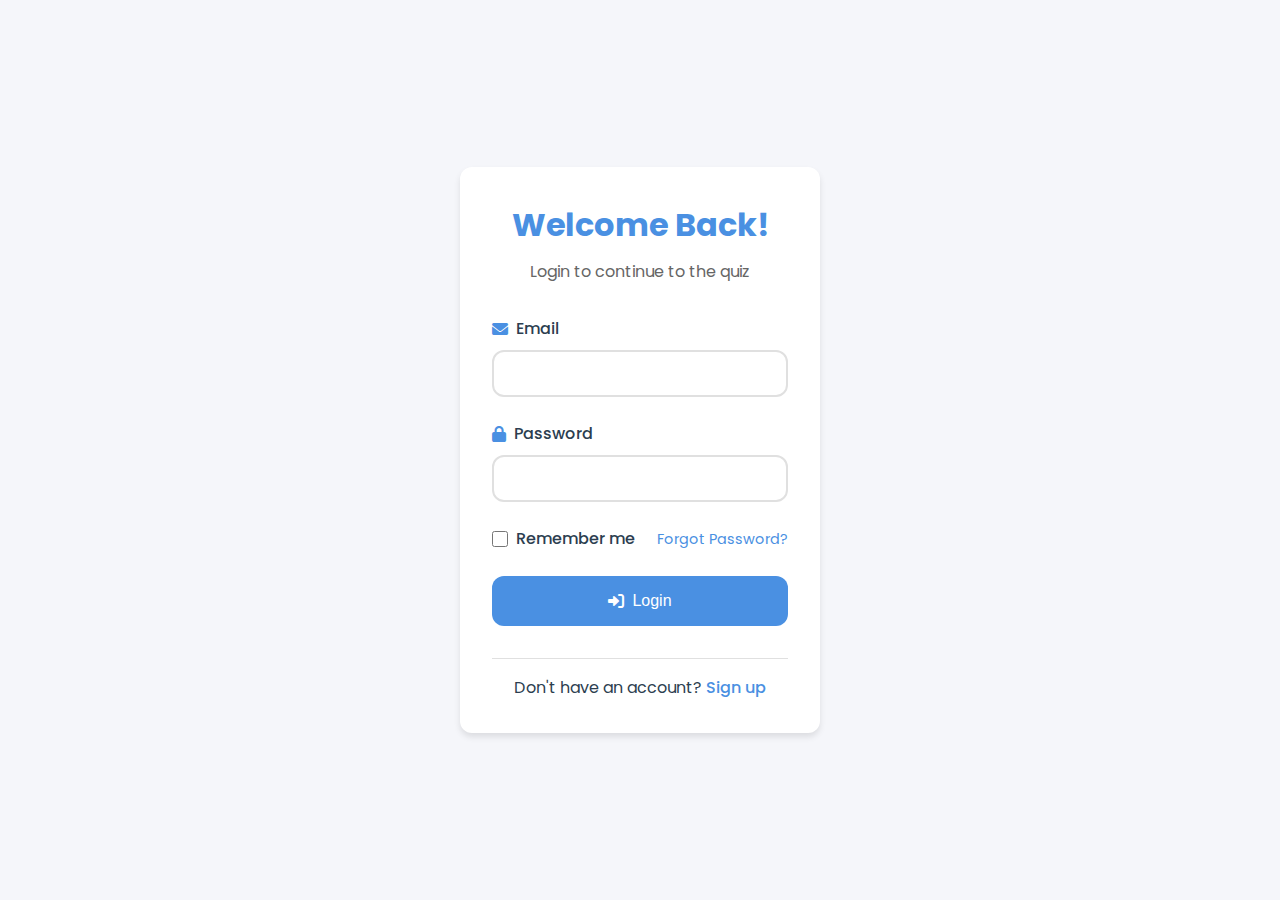
<file: Quiz_Web_App/index.html>
<!DOCTYPE html>
<html lang="en">
<head>
  <meta charset="UTF-8">
  <meta name="viewport" content="width=device-width, initial-scale=1">
  <title>Interactive Quiz</title>
  <link href="https://fonts.googleapis.com/css2?family=Poppins:wght@400;500;600&display=swap" rel="stylesheet">
  <link rel="stylesheet" href="https://cdnjs.cloudflare.com/ajax/libs/font-awesome/6.0.0/css/all.min.css">
  <link rel="stylesheet" href="style.css">
</head>
<body>
  <div class="container">
    <div class="quiz-container" id="quiz">
      <div class="quiz-header">
        <div class="user-info">
          <span id="userName">Welcome!</span>
          <button id="logoutBtn" class="btn-logout">
            <i class="fas fa-sign-out-alt"></i>
            Logout
          </button>
        </div>
        <h1>Interactive Quiz</h1>
        <div class="progress-container">
          <div class="progress-bar" id="progress-bar"></div>
        </div>
      </div>
      
      <div class="question-container">
        <h2 id="question">Question text</h2>
        <ul class="answers-list">
          <li><button class="answer-btn" data-index="0"><span class="option-marker">A</span>Answer 1</button></li>
          <li><button class="answer-btn" data-index="1"><span class="option-marker">B</span>Answer 2</button></li>
          <li><button class="answer-btn" data-index="2"><span class="option-marker">C</span>Answer 3</button></li>
          <li><button class="answer-btn" data-index="3"><span class="option-marker">D</span>Answer 4</button></li>
        </ul>
      </div>

      <div class="feedback-container">
        <p id="feedback"></p>
        <div class="score-container">
          <i class="fas fa-star"></i>
          <p id="score"></p>
        </div>
      </div>

      <div class="controls">
        <button id="next-btn" class="btn-primary">
          Next Question <i class="fas fa-arrow-right"></i>
        </button>
      </div>
    </div>
  </div>

  <script src="auth.js"></script>
  <script src="script.js"></script>
</body>
</html>
</file>
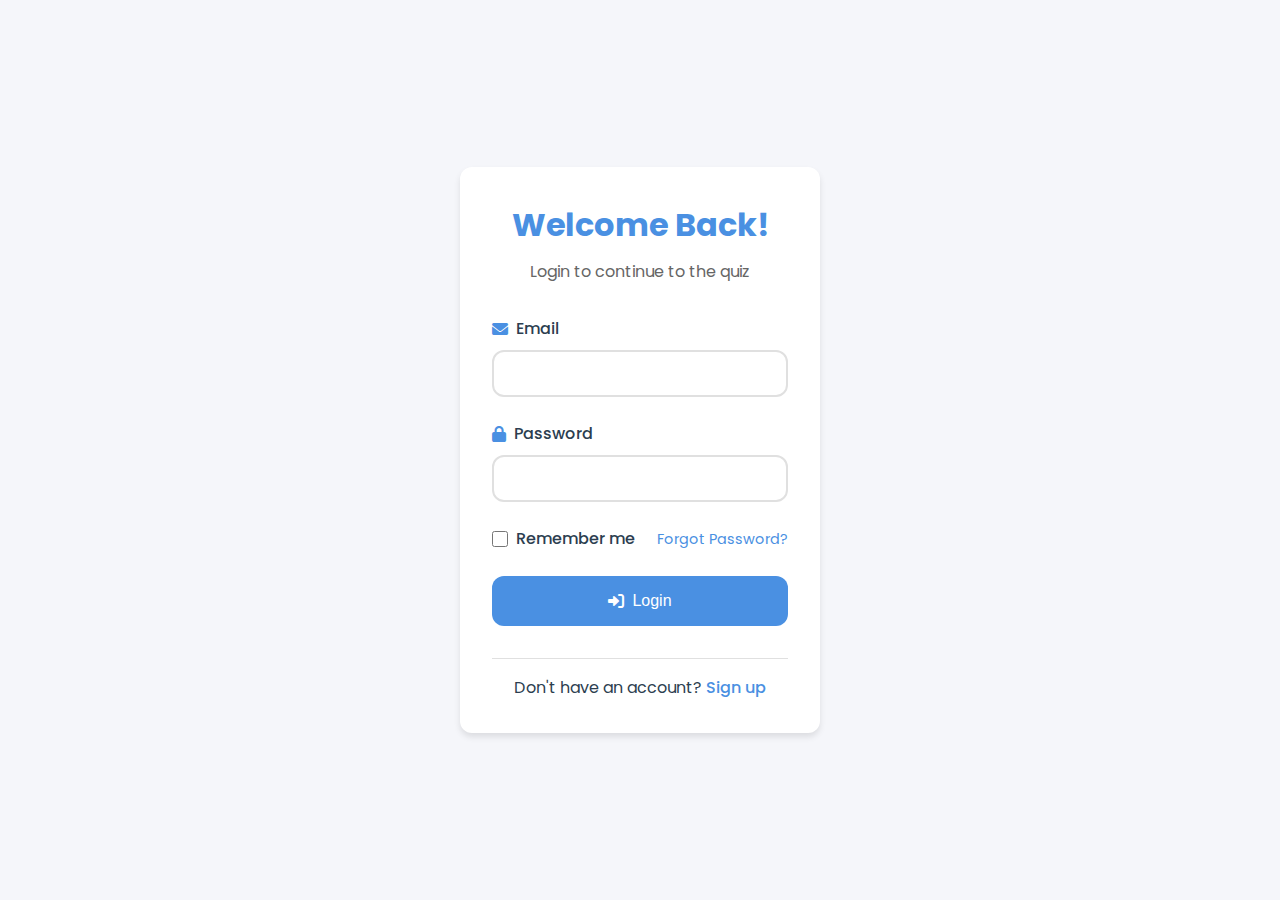
<file: Quiz_Web_App/login.html>
<!DOCTYPE html>
<html lang="en">
<head>
    <meta charset="UTF-8">
    <meta name="viewport" content="width=device-width, initial-scale=1">
    <title>Login - Interactive Quiz</title>
    <link href="https://fonts.googleapis.com/css2?family=Poppins:wght@400;500;600&display=swap" rel="stylesheet">
    <link rel="stylesheet" href="https://cdnjs.cloudflare.com/ajax/libs/font-awesome/6.0.0/css/all.min.css">
    <link rel="stylesheet" href="auth.css">
</head>
<body>
    <div class="container">
        <div class="auth-container">
            <div class="auth-header">
                <h1>Welcome Back!</h1>
                <p>Login to continue to the quiz</p>
            </div>
            
            <form id="loginForm" class="auth-form">
                <div class="form-group">
                    <label for="email">
                        <i class="fas fa-envelope"></i>
                        Email
                    </label>
                    <input type="email" id="email" name="email" required>
                </div>
                
                <div class="form-group">
                    <label for="password">
                        <i class="fas fa-lock"></i>
                        Password
                    </label>
                    <input type="password" id="password" name="password" required>
                </div>
                
                <div class="form-group remember-me">
                    <label>
                        <input type="checkbox" name="remember">
                        Remember me
                    </label>
                    <a href="#" class="forgot-password">Forgot Password?</a>
                </div>
                
                <button type="submit" class="btn-primary">
                    <i class="fas fa-sign-in-alt"></i>
                    Login
                </button>
            </form>
            
            <div class="auth-footer">
                <p>Don't have an account? <a href="signup.html">Sign up</a></p>
            </div>
        </div>
    </div>
    <script src="auth.js"></script>
</body>
</html>
</file>
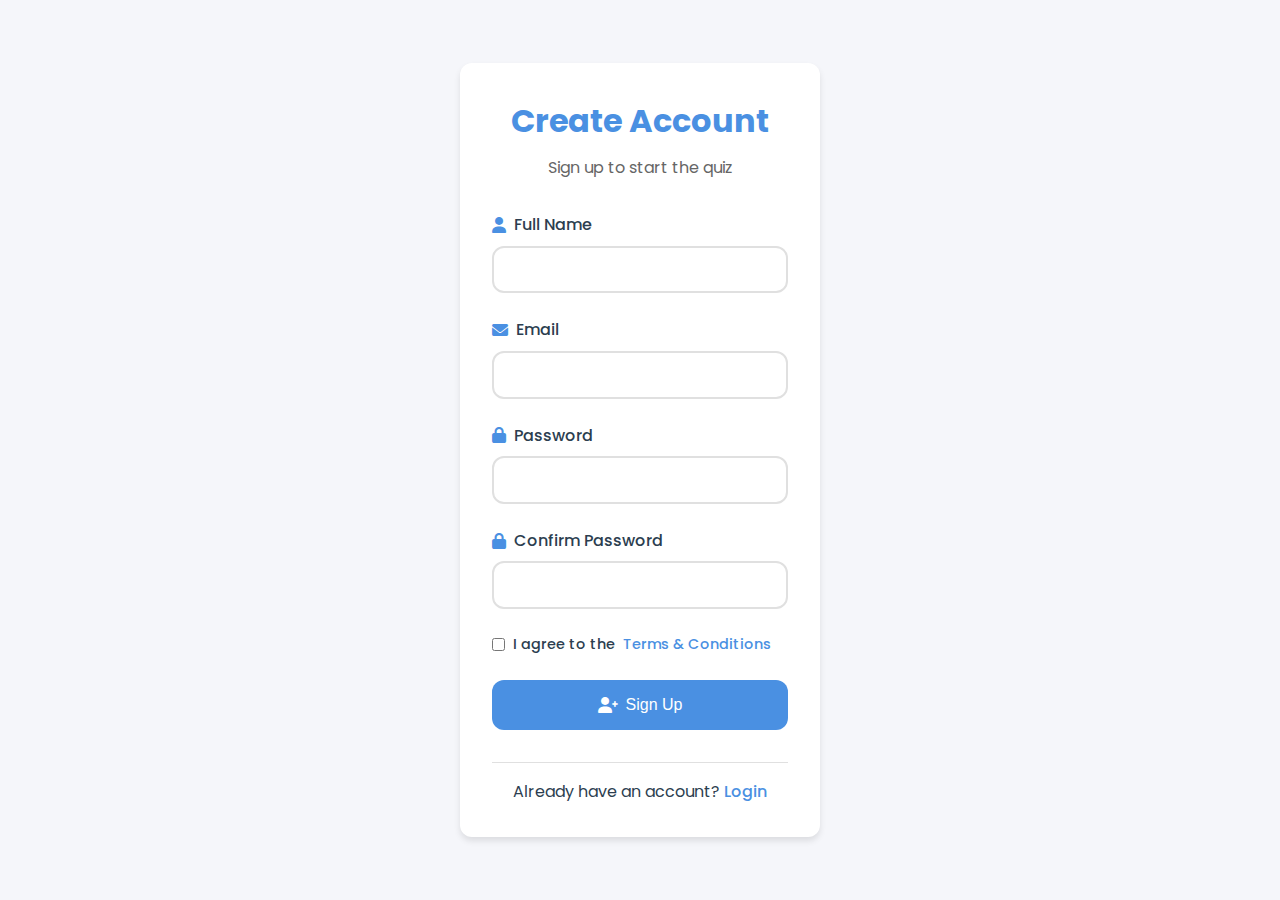
<file: Quiz_Web_App/signup.html>
<!DOCTYPE html>
<html lang="en">
<head>
    <meta charset="UTF-8">
    <meta name="viewport" content="width=device-width, initial-scale=1">
    <title>Sign Up - Interactive Quiz</title>
    <link href="https://fonts.googleapis.com/css2?family=Poppins:wght@400;500;600&display=swap" rel="stylesheet">
    <link rel="stylesheet" href="https://cdnjs.cloudflare.com/ajax/libs/font-awesome/6.0.0/css/all.min.css">
    <link rel="stylesheet" href="auth.css">
</head>
<body>
    <div class="container">
        <div class="auth-container">
            <div class="auth-header">
                <h1>Create Account</h1>
                <p>Sign up to start the quiz</p>
            </div>
            
            <form id="signupForm" class="auth-form">
                <div class="form-group">
                    <label for="fullname">
                        <i class="fas fa-user"></i>
                        Full Name
                    </label>
                    <input type="text" id="fullname" name="fullname" required>
                </div>

                <div class="form-group">
                    <label for="email">
                        <i class="fas fa-envelope"></i>
                        Email
                    </label>
                    <input type="email" id="email" name="email" required>
                </div>
                
                <div class="form-group">
                    <label for="password">
                        <i class="fas fa-lock"></i>
                        Password
                    </label>
                    <input type="password" id="password" name="password" required>
                </div>

                <div class="form-group">
                    <label for="confirmPassword">
                        <i class="fas fa-lock"></i>
                        Confirm Password
                    </label>
                    <input type="password" id="confirmPassword" name="confirmPassword" required>
                </div>
                
                <div class="form-group terms">
                    <label>
                        <input type="checkbox" name="terms" required>
                        I agree to the <a href="#">Terms & Conditions</a>
                    </label>
                </div>
                
                <button type="submit" class="btn-primary">
                    <i class="fas fa-user-plus"></i>
                    Sign Up
                </button>
            </form>
            
            <div class="auth-footer">
                <p>Already have an account? <a href="login.html">Login</a></p>
            </div>
        </div>
    </div>
    <script src="auth.js"></script>
</body>
</html>
</file>
<file: Quiz_Web_App/style.css>
:root {
  --primary-color: #4a90e2;
  --secondary-color: #2c3e50;
  --success-color: #2ecc71;
  --error-color: #e74c3c;
  --background-color: #f5f6fa;
  --text-color: #2c3e50;
  --border-radius: 12px;
  --box-shadow: 0 4px 6px rgba(0, 0, 0, 0.1);
}

* {
  margin: 0;
  padding: 0;
  box-sizing: border-box;
}

body {
  font-family: 'Poppins', sans-serif;
  background-color: var(--background-color);
  color: var(--text-color);
  line-height: 1.6;
  min-height: 100vh;
  display: flex;
  align-items: center;
  justify-content: center;
}

.container {
  width: 100%;
  max-width: 800px;
  padding: 20px;
}

.quiz-container {
  background: white;
  border-radius: var(--border-radius);
  box-shadow: var(--box-shadow);
  padding: 2rem;
  width: 100%;
}

.quiz-header {
  text-align: center;
  margin-bottom: 2rem;
}

.quiz-header h1 {
  color: var(--primary-color);
  font-size: 2rem;
  margin-bottom: 1rem;
}

.progress-container {
  width: 100%;
  height: 8px;
  background-color: #e0e0e0;
  border-radius: 4px;
  margin: 1rem 0;
}

.progress-bar {
  height: 100%;
  background-color: var(--primary-color);
  border-radius: 4px;
  width: 0%;
  transition: width 0.3s ease;
}

.question-container {
  margin-bottom: 2rem;
}

#question {
  font-size: 1.25rem;
  margin-bottom: 1.5rem;
  color: var(--secondary-color);
}

.answers-list {
  list-style: none;
  padding: 0;
}

.answers-list li {
  margin-bottom: 1rem;
}

.answer-btn {
  width: 100%;
  padding: 1rem;
  background: white;
  border: 2px solid #e0e0e0;
  border-radius: var(--border-radius);
  cursor: pointer;
  transition: all 0.3s ease;
  text-align: left;
  display: flex;
  align-items: center;
  font-size: 1rem;
  color: var(--text-color);
}

.answer-btn:hover {
  background-color: #f8f9fa;
  border-color: var(--primary-color);
}

.answer-btn.selected {
  background-color: var(--primary-color);
  color: white;
  border-color: var(--primary-color);
}

.answer-btn.correct {
  background-color: var(--success-color);
  color: white;
  border-color: var(--success-color);
}

.answer-btn.incorrect {
  background-color: var(--error-color);
  color: white;
  border-color: var(--error-color);
}

.option-marker {
  background-color: #e0e0e0;
  color: var(--text-color);
  width: 30px;
  height: 30px;
  border-radius: 50%;
  display: flex;
  align-items: center;
  justify-content: center;
  margin-right: 1rem;
  font-weight: 600;
}

.answer-btn:hover .option-marker {
  background-color: var(--primary-color);
  color: white;
}

.answer-btn.selected .option-marker,
.answer-btn.correct .option-marker,
.answer-btn.incorrect .option-marker {
  background-color: white;
  color: inherit;
}

.feedback-container {
  margin: 1.5rem 0;
  text-align: center;
}

#feedback {
  font-size: 1.1rem;
  margin-bottom: 1rem;
  min-height: 1.5rem;
}

.score-container {
  display: flex;
  align-items: center;
  justify-content: center;
  gap: 0.5rem;
  font-size: 1.2rem;
  color: var(--primary-color);
}

.controls {
  text-align: center;
}

.btn-primary {
  background-color: var(--primary-color);
  color: white;
  border: none;
  padding: 1rem 2rem;
  border-radius: var(--border-radius);
  cursor: pointer;
  font-size: 1rem;
  font-weight: 500;
  display: inline-flex;
  align-items: center;
  gap: 0.5rem;
  transition: all 0.3s ease;
}

.btn-primary:hover {
  background-color: #357abd;
  transform: translateY(-2px);
}

.btn-primary:disabled {
  background-color: #ccc;
  cursor: not-allowed;
  transform: none;
}

.user-info {
  display: flex;
  justify-content: space-between;
  align-items: center;
  margin-bottom: 1rem;
  padding-bottom: 1rem;
  border-bottom: 1px solid #e0e0e0;
}

#userName {
  font-size: 1.1rem;
  color: var(--primary-color);
  font-weight: 500;
}

.btn-logout {
  background: none;
  border: none;
  color: var(--text-color);
  cursor: pointer;
  display: flex;
  align-items: center;
  gap: 0.5rem;
  font-size: 0.9rem;
  padding: 0.5rem;
  border-radius: var(--border-radius);
  transition: all 0.3s ease;
}

.btn-logout:hover {
  background-color: #f0f0f0;
  color: var(--error-color);
}

@media (max-width: 600px) {
  .container {
    padding: 10px;
  }
  
  .quiz-container {
    padding: 1.5rem;
  }
  
  .quiz-header h1 {
    font-size: 1.5rem;
  }
  
  #question {
    font-size: 1.1rem;
  }
  
  .answer-btn {
    padding: 0.8rem;
  }
}
</file>
<file: Quiz_Web_App/auth.css>
:root {
    --primary-color: #4a90e2;
    --secondary-color: #2c3e50;
    --success-color: #2ecc71;
    --error-color: #e74c3c;
    --background-color: #f5f6fa;
    --text-color: #2c3e50;
    --border-radius: 12px;
    --box-shadow: 0 4px 6px rgba(0, 0, 0, 0.1);
}

* {
    margin: 0;
    padding: 0;
    box-sizing: border-box;
}

body {
    font-family: 'Poppins', sans-serif;
    background-color: var(--background-color);
    color: var(--text-color);
    line-height: 1.6;
    min-height: 100vh;
    display: flex;
    align-items: center;
    justify-content: center;
}

.container {
    width: 100%;
    max-width: 400px;
    padding: 20px;
}

.auth-container {
    background: white;
    border-radius: var(--border-radius);
    box-shadow: var(--box-shadow);
    padding: 2rem;
    width: 100%;
}

.auth-header {
    text-align: center;
    margin-bottom: 2rem;
}

.auth-header h1 {
    color: var(--primary-color);
    font-size: 2rem;
    margin-bottom: 0.5rem;
}

.auth-header p {
    color: #666;
}

.auth-form {
    display: flex;
    flex-direction: column;
    gap: 1.5rem;
}

.form-group {
    display: flex;
    flex-direction: column;
    gap: 0.5rem;
}

.form-group label {
    display: flex;
    align-items: center;
    gap: 0.5rem;
    font-weight: 500;
}

.form-group label i {
    color: var(--primary-color);
}

.form-group input[type="text"],
.form-group input[type="email"],
.form-group input[type="password"] {
    padding: 0.8rem;
    border: 2px solid #e0e0e0;
    border-radius: var(--border-radius);
    font-size: 1rem;
    transition: all 0.3s ease;
}

.form-group input:focus {
    outline: none;
    border-color: var(--primary-color);
    box-shadow: 0 0 0 3px rgba(74, 144, 226, 0.1);
}

.remember-me {
    flex-direction: row;
    justify-content: space-between;
    align-items: center;
}

.remember-me label {
    display: flex;
    align-items: center;
    gap: 0.5rem;
    cursor: pointer;
}

.remember-me input[type="checkbox"] {
    width: 16px;
    height: 16px;
    cursor: pointer;
}

.forgot-password {
    color: var(--primary-color);
    text-decoration: none;
    font-size: 0.9rem;
}

.forgot-password:hover {
    text-decoration: underline;
}

.terms {
    font-size: 0.9rem;
}

.terms a {
    color: var(--primary-color);
    text-decoration: none;
}

.terms a:hover {
    text-decoration: underline;
}

.btn-primary {
    background-color: var(--primary-color);
    color: white;
    border: none;
    padding: 1rem;
    border-radius: var(--border-radius);
    cursor: pointer;
    font-size: 1rem;
    font-weight: 500;
    display: flex;
    align-items: center;
    justify-content: center;
    gap: 0.5rem;
    transition: all 0.3s ease;
}

.btn-primary:hover {
    background-color: #357abd;
    transform: translateY(-2px);
}

.auth-footer {
    text-align: center;
    margin-top: 2rem;
    padding-top: 1rem;
    border-top: 1px solid #e0e0e0;
}

.auth-footer a {
    color: var(--primary-color);
    text-decoration: none;
    font-weight: 500;
}

.auth-footer a:hover {
    text-decoration: underline;
}

/* Error message styling */
.error-message {
    color: var(--error-color);
    font-size: 0.9rem;
    margin-top: 0.25rem;
}

/* Success message styling */
.success-message {
    color: var(--success-color);
    font-size: 0.9rem;
    margin-top: 0.25rem;
}

/* Responsive design */
@media (max-width: 480px) {
    .container {
        padding: 10px;
    }
    
    .auth-container {
        padding: 1.5rem;
    }
    
    .auth-header h1 {
        font-size: 1.75rem;
    }
    
    .remember-me {
        flex-direction: column;
        align-items: flex-start;
        gap: 1rem;
    }
}
</file>
